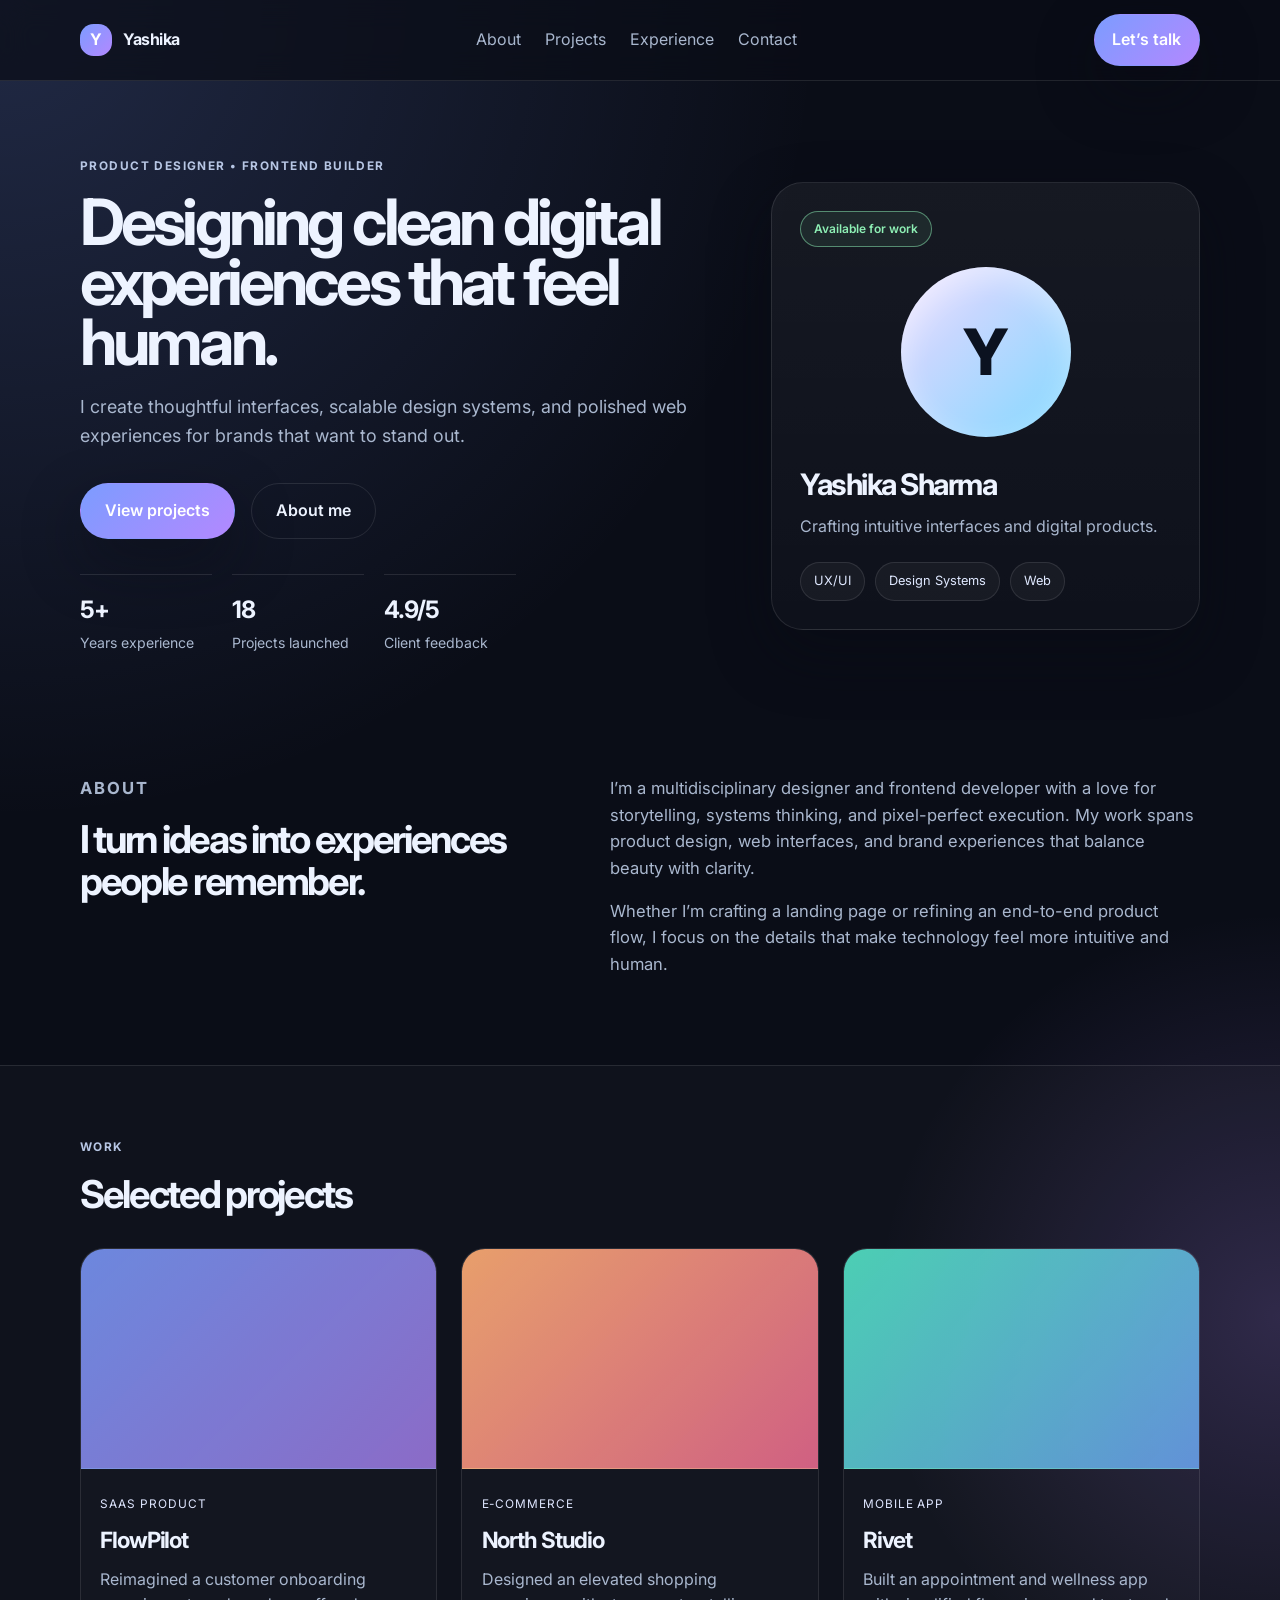
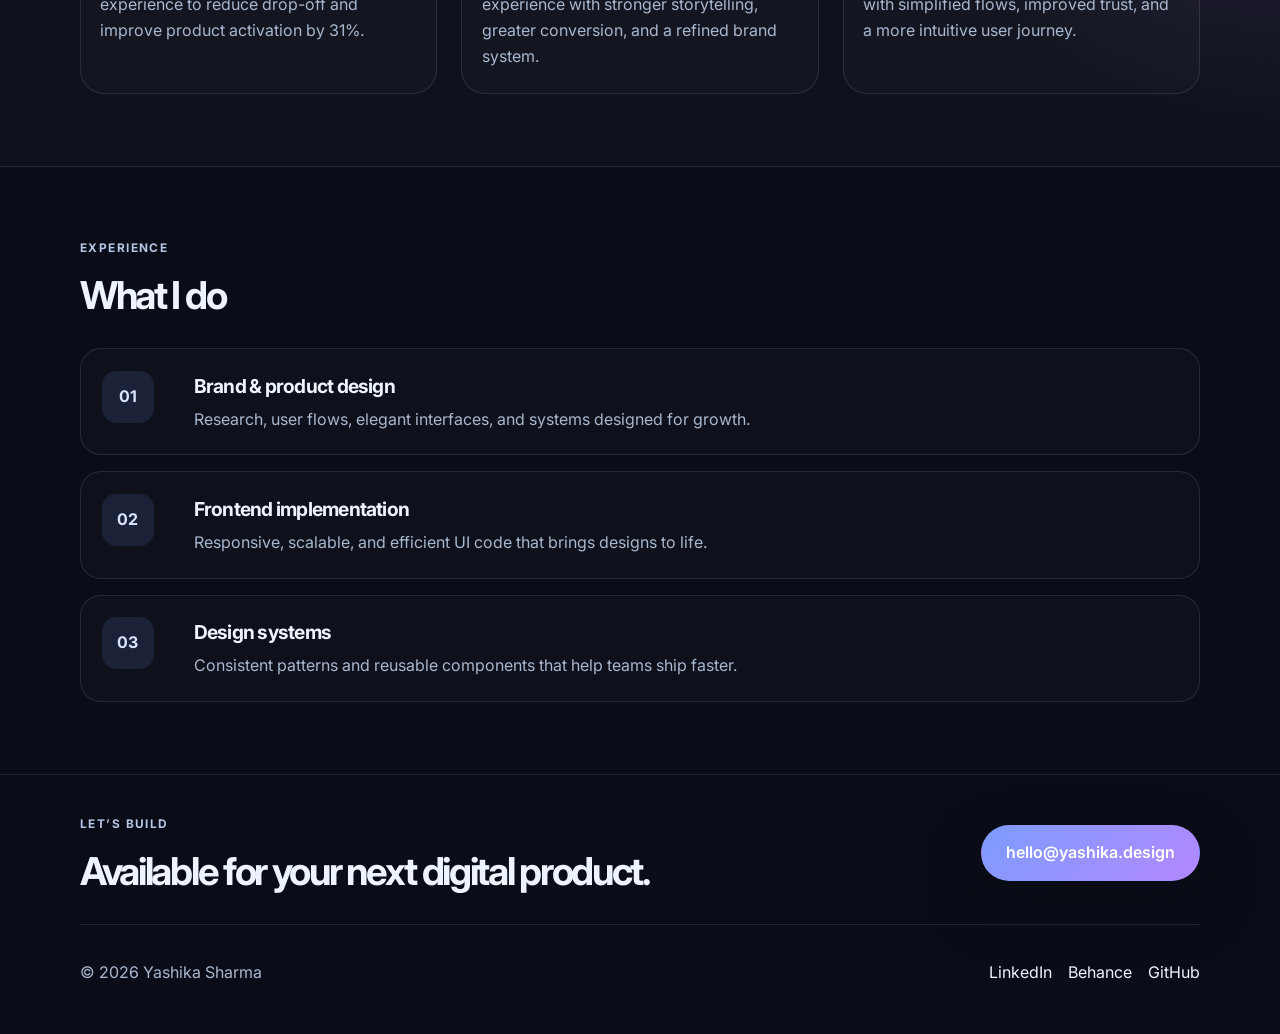
<file: index.html>
<!DOCTYPE html>
<html lang="en">
  <head>
    <!-- Google Tag Manager -->
    <script>(function(w,d,s,l,i){w[l]=w[l]||[];w[l].push({'gtm.start':
    new Date().getTime(),event:'gtm.js'});var f=d.getElementsByTagName(s)[0],
    j=d.createElement(s),dl=l!='dataLayer'?'&l='+l:'';j.async=true;j.src=
    'https://www.googletagmanager.com/gtm.js?id='+i+dl;f.parentNode.insertBefore(j,f);
    })(window,document,'script','dataLayer','GTM-58QJ6HSZ');</script>
    <!-- End Google Tag Manager -->
    <meta charset="UTF-8" />
    <meta name="viewport" content="width=device-width, initial-scale=1.0" />
    <title>Yashika | Portfolio</title>
    <meta
      name="description"
      content="Portfolio website for Yashika — product designer and frontend developer."
    />
    <meta
      name="google-site-verification"
      content="GIotzxkKt58Oh7bTdMYNExeLtonsK07pnDtwwhJuZP4"
    />
    <link rel="preconnect" href="https://fonts.googleapis.com" />
    <link rel="preconnect" href="https://fonts.gstatic.com" crossorigin />
    <link
      href="https://fonts.googleapis.com/css2?family=Inter:wght@400;500;600;700;800&display=swap"
      rel="stylesheet"
    />
    <link rel="stylesheet" href="styles.css" />
  </head>
  <body>
    <!-- Google Tag Manager (noscript) -->
    <noscript><iframe src="https://www.googletagmanager.com/ns.html?id=GTM-58QJ6HSZ"
    height="0" width="0" style="display:none;visibility:hidden"></iframe></noscript>
    <!-- End Google Tag Manager (noscript) -->
    <header class="site-header">
      <div class="container nav-wrap">
        <a href="#top" class="brand" aria-label="Yashika home">
          <span class="brand-mark">Y</span>
          <span>Yashika</span>
        </a>
        <nav class="main-nav" aria-label="Main navigation">
          <a href="#about">About</a>
          <a href="#projects">Projects</a>
          <a href="#experience">Experience</a>
          <a href="#contact">Contact</a>
        </nav>
        <a href="#contact" class="button button-small">Let’s talk</a>
      </div>
    </header>

    <main id="top">
      <section class="hero">
        <div class="container hero-grid">
          <div class="hero-copy">
            <p class="eyebrow">Product designer • Frontend builder</p>
            <h1>Designing clean digital experiences that feel human.</h1>
            <p class="lede">
              I create thoughtful interfaces, scalable design systems, and polished web
              experiences for brands that want to stand out.
            </p>
            <div class="hero-actions">
              <a href="#projects" class="button">View projects</a>
              <a href="#about" class="button button-secondary">About me</a>
            </div>
            <ul class="mini-stats" aria-label="Key stats">
              <li><strong>5+</strong><span>Years experience</span></li>
              <li><strong>18</strong><span>Projects launched</span></li>
              <li><strong>4.9/5</strong><span>Client feedback</span></li>
            </ul>
          </div>

          <div class="hero-card" aria-label="Profile card">
            <div class="profile-badge">Available for work</div>
            <div class="avatar-wrap">
              <div class="avatar">Y</div>
            </div>
            <h2>Yashika Sharma</h2>
            <p>Crafting intuitive interfaces and digital products.</p>
            <div class="card-tags">
              <span>UX/UI</span>
              <span>Design Systems</span>
              <span>Web</span>
            </div>
          </div>
        </div>
      </section>

      <section id="about" class="section">
        <div class="container split-layout">
          <div>
            <p class="section-tag">About</p>
            <h2>I turn ideas into experiences people remember.</h2>
          </div>
          <div>
            <p>
              I’m a multidisciplinary designer and frontend developer with a love for
              storytelling, systems thinking, and pixel-perfect execution. My work spans
              product design, web interfaces, and brand experiences that balance beauty
              with clarity.
            </p>
            <p>
              Whether I’m crafting a landing page or refining an end-to-end product flow,
              I focus on the details that make technology feel more intuitive and human.
            </p>
          </div>
        </div>
      </section>

      <section id="projects" class="section alt-section">
        <div class="container">
          <div class="section-heading">
            <p class="section-tag">Work</p>
            <h2>Selected projects</h2>
          </div>
          <div class="project-grid">
            <article class="project-card">
              <div class="project-visual visual-one"></div>
              <div class="project-content">
                <span class="project-type">SaaS product</span>
                <h3>FlowPilot</h3>
                <p>
                  Reimagined a customer onboarding experience to reduce drop-off and improve
                  product activation by 31%.
                </p>
              </div>
            </article>

            <article class="project-card">
              <div class="project-visual visual-two"></div>
              <div class="project-content">
                <span class="project-type">E-commerce</span>
                <h3>North Studio</h3>
                <p>
                  Designed an elevated shopping experience with stronger storytelling,
                  greater conversion, and a refined brand system.
                </p>
              </div>
            </article>

            <article class="project-card">
              <div class="project-visual visual-three"></div>
              <div class="project-content">
                <span class="project-type">Mobile app</span>
                <h3>Rivet</h3>
                <p>
                  Built an appointment and wellness app with simplified flows, improved trust,
                  and a more intuitive user journey.
                </p>
              </div>
            </article>
          </div>
        </div>
      </section>

      <section id="experience" class="section">
        <div class="container">
          <div class="section-heading">
            <p class="section-tag">Experience</p>
            <h2>What I do</h2>
          </div>
          <div class="experience-list">
            <div class="experience-item">
              <span>01</span>
              <div>
                <h3>Brand & product design</h3>
                <p>Research, user flows, elegant interfaces, and systems designed for growth.</p>
              </div>
            </div>
            <div class="experience-item">
              <span>02</span>
              <div>
                <h3>Frontend implementation</h3>
                <p>Responsive, scalable, and efficient UI code that brings designs to life.</p>
              </div>
            </div>
            <div class="experience-item">
              <span>03</span>
              <div>
                <h3>Design systems</h3>
                <p>Consistent patterns and reusable components that help teams ship faster.</p>
              </div>
            </div>
          </div>
        </div>
      </section>
    </main>

    <footer id="contact" class="site-footer">
      <div class="container footer-wrap">
        <div>
          <p class="section-tag">Let’s build</p>
          <h2>Available for your next digital product.</h2>
        </div>
        <a href="mailto:hello@yashika.design" class="button">hello@yashika.design</a>
      </div>
      <div class="container footer-meta">
        <p>© <span id="year"></span> Yashika Sharma</p>
        <div class="socials">
          <a href="https://www.linkedin.com" target="_blank" rel="noreferrer">LinkedIn</a>
          <a href="https://www.behance.net" target="_blank" rel="noreferrer">Behance</a>
          <a href="https://github.com" target="_blank" rel="noreferrer">GitHub</a>
        </div>
      </div>
    </footer>

    <script src="script.js"></script>
  </body>
</html>
</file>
<file: styles.css>
:root {
  --bg: #0a0d17;
  --bg-soft: #101827;
  --panel: rgba(18, 25, 38, 0.9);
  --panel-strong: #131d2d;
  --card: #e8ecf3;
  --text: #edf3ff;
  --muted: #a9b7ce;
  --accent: #7c9cff;
  --accent-strong: #b388ff;
  --line: rgba(255, 255, 255, 0.1);
  --success: #8ef0b5;
  --shadow: 0 24px 60px rgba(9, 12, 21, 0.45);
}

* {
  box-sizing: border-box;
}

html {
  scroll-behavior: smooth;
}

body {
  margin: 0;
  font-family: "Inter", sans-serif;
  background:
    radial-gradient(circle at top left, rgba(124, 156, 255, 0.2), transparent 28%),
    radial-gradient(circle at right, rgba(179, 136, 255, 0.2), transparent 22%),
    var(--bg);
  color: var(--text);
  line-height: 1.6;
}

img {
  max-width: 100%;
  display: block;
}

a {
  color: inherit;
  text-decoration: none;
}

.container {
  width: min(1120px, calc(100% - 2rem));
  margin: 0 auto;
}

.site-header {
  position: sticky;
  top: 0;
  z-index: 10;
  backdrop-filter: blur(14px);
  background: rgba(10, 13, 23, 0.72);
  border-bottom: 1px solid var(--line);
}

.nav-wrap {
  display: flex;
  align-items: center;
  justify-content: space-between;
  min-height: 80px;
  gap: 1.25rem;
}

.brand {
  display: inline-flex;
  align-items: center;
  gap: 0.7rem;
  font-weight: 700;
  letter-spacing: -0.03em;
}

.brand-mark {
  display: grid;
  place-items: center;
  width: 2rem;
  height: 2rem;
  border-radius: 0.85rem;
  background: linear-gradient(135deg, var(--accent), var(--accent-strong));
  color: #fff;
}

.main-nav {
  display: flex;
  align-items: center;
  gap: 1.5rem;
  color: var(--muted);
}

.main-nav a {
  transition: color 0.2s ease;
}

.main-nav a:hover,
.main-nav a:focus-visible {
  color: var(--text);
}

.button {
  display: inline-flex;
  align-items: center;
  justify-content: center;
  border: 1px solid transparent;
  border-radius: 999px;
  padding: 0.9rem 1.5rem;
  background: linear-gradient(135deg, var(--accent), var(--accent-strong));
  color: white;
  font-weight: 600;
  box-shadow: var(--shadow);
  transition: transform 0.2s ease, box-shadow 0.2s ease;
}

.button:hover,
.button:focus-visible {
  transform: translateY(-1px);
}

.button-small {
  padding: 0.75rem 1.1rem;
}

.button-secondary {
  background: transparent;
  border-color: var(--line);
  color: var(--text);
  box-shadow: none;
}

.hero {
  padding: 4.75rem 0 3rem;
}

.hero-grid {
  display: grid;
  grid-template-columns: 1.2fr 0.8fr;
  gap: 3rem;
  align-items: center;
}

.eyebrow,
.section-tag {
  color: #b7c6e4;
  text-transform: uppercase;
  letter-spacing: 0.12em;
  font-size: 0.74rem;
  font-weight: 700;
  margin: 0 0 1rem;
}

.hero-copy h1 {
  font-size: clamp(2.8rem, 5vw, 5rem);
  line-height: 0.94;
  letter-spacing: -0.06em;
  margin: 0;
  max-width: 650px;
}

.lede {
  font-size: 1.12rem;
  color: var(--muted);
  max-width: 620px;
  margin: 1.3rem 0 0;
}

.hero-actions {
  display: flex;
  flex-wrap: wrap;
  gap: 1rem;
  margin-top: 2rem;
}

.mini-stats {
  list-style: none;
  display: flex;
  flex-wrap: wrap;
  gap: 1.25rem;
  padding: 0;
  margin: 2.2rem 0 0;
}

.mini-stats li {
  min-width: 132px;
  padding: 1rem 0.75rem 0 0;
  border-top: 1px solid var(--line);
}

.mini-stats strong {
  display: block;
  font-size: 1.5rem;
  letter-spacing: -0.05em;
}

.mini-stats span {
  color: var(--muted);
  font-size: 0.88rem;
}

.hero-card {
  background: linear-gradient(180deg, rgba(255,255,255,0.05), rgba(255,255,255,0.02));
  border: 1px solid var(--line);
  padding: 1.75rem;
  border-radius: 2rem;
  box-shadow: var(--shadow);
}

.profile-badge {
  display: inline-flex;
  padding: 0.45rem 0.8rem;
  border: 1px solid rgba(142, 240, 181, 0.5);
  color: var(--success);
  border-radius: 999px;
  background: rgba(142, 240, 181, 0.08);
  font-size: 0.75rem;
  font-weight: 600;
}

.avatar-wrap {
  display: grid;
  place-items: center;
  margin-top: 1.25rem;
}

.avatar {
  display: grid;
  place-items: center;
  width: 170px;
  height: 170px;
  border-radius: 50%;
  font-size: 4rem;
  font-weight: 800;
  background: linear-gradient(135deg, #f4e6ff 0%, #c7d7ff 35%, #82d9ff 100%);
  color: #0b1220;
  box-shadow: inset 0 10px 30px rgba(255,255,255,0.4);
}

.hero-card h2 {
  margin: 1.5rem 0 0.4rem;
  font-size: 1.85rem;
  letter-spacing: -0.05em;
}

.hero-card p {
  margin: 0;
  color: var(--muted);
}

.card-tags {
  display: flex;
  flex-wrap: wrap;
  gap: 0.65rem;
  margin-top: 1.4rem;
}

.card-tags span {
  padding: 0.5rem 0.8rem;
  border-radius: 999px;
  background: rgba(255, 255, 255, 0.04);
  border: 1px solid var(--line);
  color: #dfe8ff;
  font-size: 0.8rem;
}

.section {
  padding: 4.5rem 0;
}

.alt-section {
  background: rgba(255, 255, 255, 0.02);
  border-top: 1px solid var(--line);
  border-bottom: 1px solid var(--line);
}

.split-layout {
  display: grid;
  grid-template-columns: 0.9fr 1.1fr;
  gap: 2rem 3rem;
  align-items: start;
}

.split-layout h2,
.section-heading h2,
.site-footer h2 {
  margin: 0;
  font-size: clamp(2rem, 3vw, 3rem);
  letter-spacing: -0.06em;
  line-height: 1.1;
}

.split-layout p {
  margin: 0 0 1rem;
  color: var(--muted);
  font-size: 1.04rem;
}

.section-heading {
  margin-bottom: 2rem;
}

.project-grid {
  display: grid;
  grid-template-columns: repeat(3, minmax(0, 1fr));
  gap: 1.5rem;
}

.project-card {
  overflow: hidden;
  background: rgba(255, 255, 255, 0.02);
  border: 1px solid var(--line);
  border-radius: 1.5rem;
}

.project-visual {
  height: 220px;
  border-bottom: 1px solid var(--line);
}

.visual-one {
  background: linear-gradient(135deg, rgba(124,156,255,0.85), rgba(179,136,255,0.75));
}

.visual-two {
  background: linear-gradient(135deg, rgba(255,174,116,0.9), rgba(255,115,155,0.8));
}

.visual-three {
  background: linear-gradient(135deg, rgba(82,227,196,0.9), rgba(113,173,255,0.8));
}

.project-content {
  padding: 1.35rem 1.2rem 1.5rem;
}

.project-type {
  display: inline-block;
  color: #dfe6ff;
  font-size: 0.74rem;
  letter-spacing: 0.08em;
  text-transform: uppercase;
  margin-bottom: 0.5rem;
}

.project-content h3 {
  margin: 0 0 0.55rem;
  font-size: 1.4rem;
  letter-spacing: -0.05em;
}

.project-content p {
  margin: 0;
  color: var(--muted);
}

.experience-list {
  display: grid;
  gap: 1rem;
}

.experience-item {
  display: grid;
  grid-template-columns: 72px 1fr;
  gap: 1.25rem;
  padding: 1.35rem 1.3rem;
  border: 1px solid var(--line);
  border-radius: 1.3rem;
  background: rgba(255, 255, 255, 0.02);
}

.experience-item span {
  display: grid;
  place-items: center;
  width: 52px;
  height: 52px;
  border-radius: 0.9rem;
  background: rgba(124,156,255,0.12);
  color: #d9e4ff;
  font-weight: 700;
}

.experience-item h3 {
  margin: 0 0 0.35rem;
  font-size: 1.2rem;
  letter-spacing: -0.04em;
}

.experience-item p {
  margin: 0;
  color: var(--muted);
}

.site-footer {
  padding: 2.5rem 0 2rem;
  border-top: 1px solid var(--line);
}

.footer-wrap {
  display: flex;
  justify-content: space-between;
  align-items: center;
  gap: 1.5rem;
}

.footer-meta {
  display: flex;
  justify-content: space-between;
  align-items: center;
  gap: 1rem;
  margin-top: 2rem;
  padding-top: 1.2rem;
  border-top: 1px solid var(--line);
  color: var(--muted);
}

.socials {
  display: flex;
  flex-wrap: wrap;
  gap: 1rem;
}

.socials a {
  color: var(--text);
}

@media (max-width: 900px) {
  .hero-grid,
  .split-layout,
  .project-grid {
    grid-template-columns: 1fr;
  }

  .project-grid {
    gap: 1.2rem;
  }

  .main-nav {
    display: none;
  }

  .button {
    width: fit-content;
  }
}

@media (max-width: 620px) {
  .hero {
    padding-top: 3rem;
  }

  .nav-wrap,
  .footer-wrap,
  .footer-meta {
    flex-direction: column;
    align-items: flex-start;
  }

  .hero-actions,
  .mini-stats {
    flex-direction: column;
    align-items: flex-start;
  }

  .profile-badge {
    width: fit-content;
  }
}
</file>
